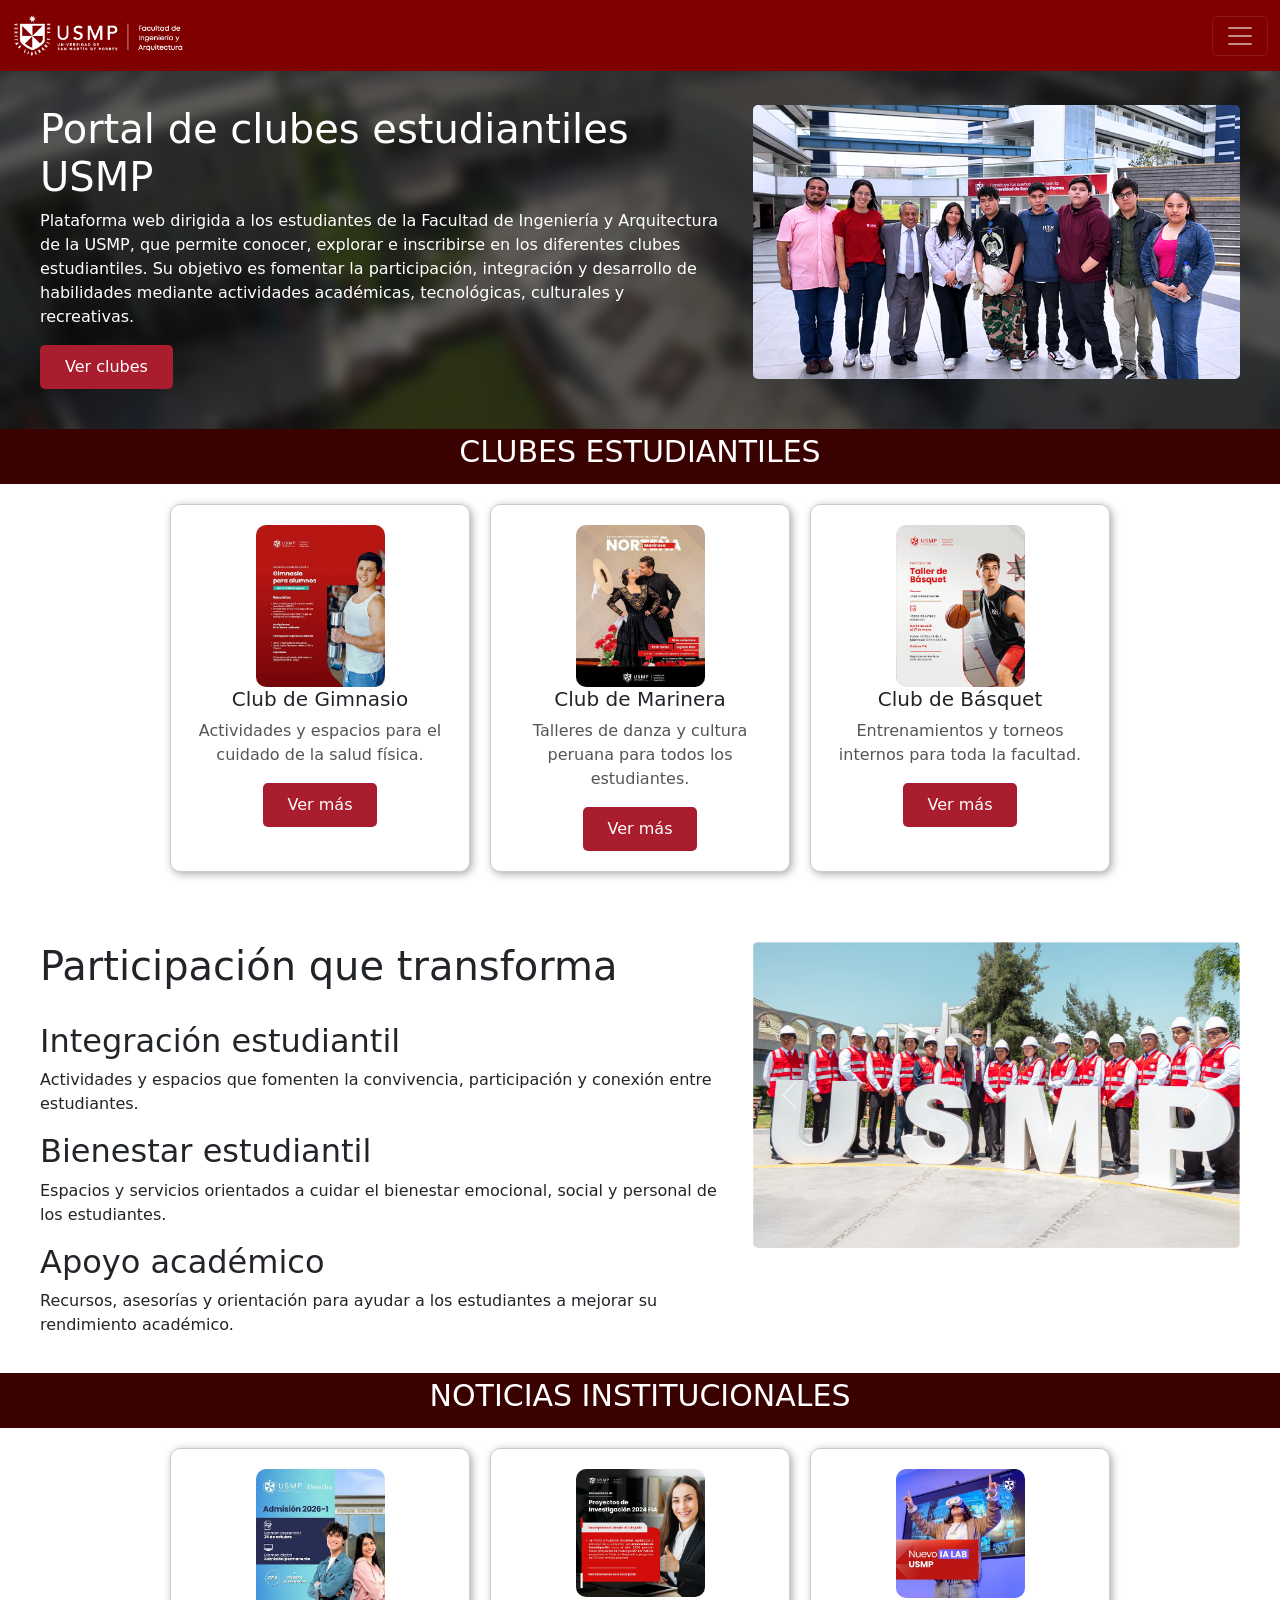
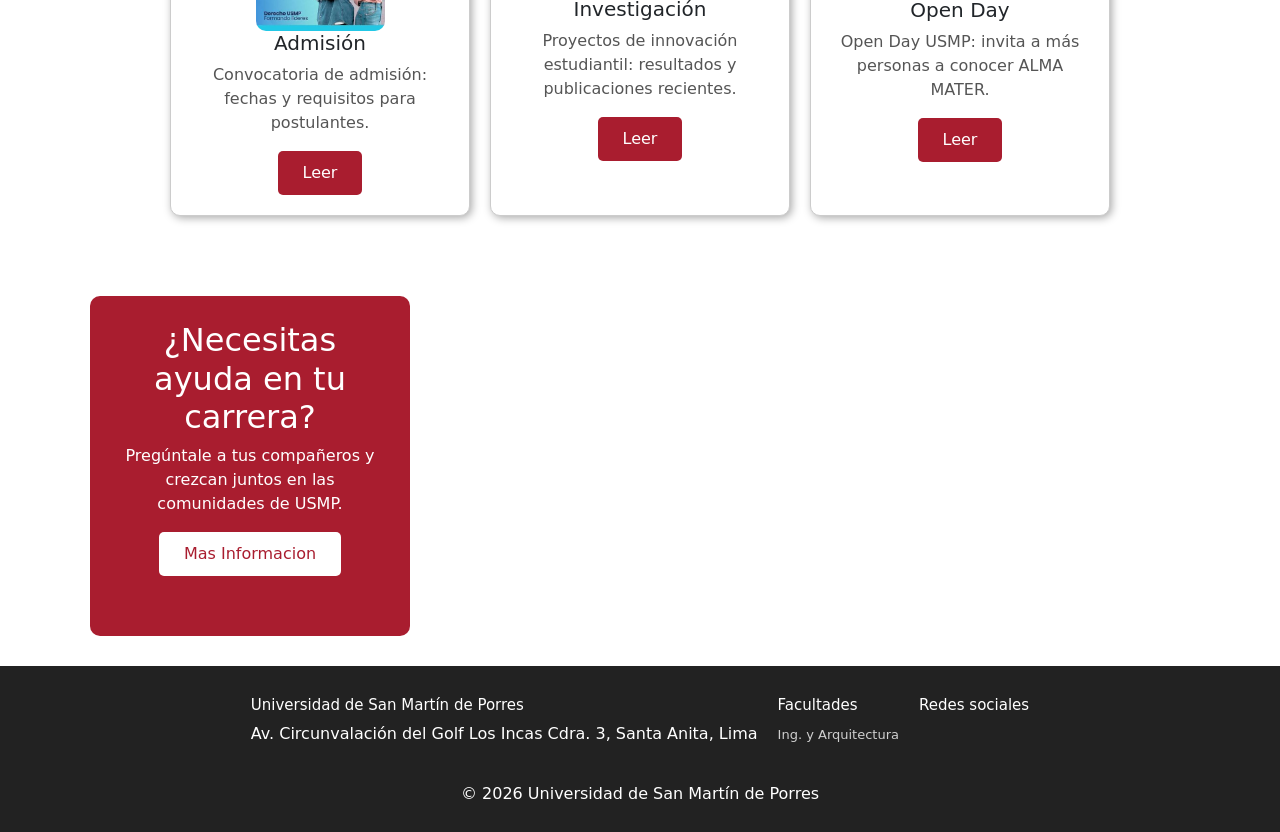
<file: index.html>
<!DOCTYPE html>
<html lang="es">
<head>
    <meta charset="UTF-8">
    <meta name="viewport" content="width=device-width, initial-scale=1.0">
    <title>Portal de clubes estudiantiles USMP</title>
    <link rel="stylesheet" href="css/estilos.css">
    <link rel="stylesheet" href="css/index.css">
    <link href="https://cdn.jsdelivr.net/npm/bootstrap@5.3.8/dist/css/bootstrap.min.css" rel="stylesheet" integrity="sha384-sRIl4kxILFvY47J16cr9ZwB07vP4J8+LH7qKQnuqkuIAvNWLzeN8tE5YBujZqJLB" crossorigin="anonymous">
    <link rel="stylesheeft" href="https://cdn.jsdelivr.net/npm/bootstrap-icons@1.11.3/font/bootstrap-icons.css">
    <!-- biblioteca de css para cajas-->
    <link href="https://unpkg.com/aos@2.3.1/dist/aos.css" rel="stylesheet">
    <script src="https://unpkg.com/aos@2.3.1/dist/aos.js"></script>
    <link href="https://unpkg.com/aos@2.3.1/dist/aos.css" rel="stylesheet">

 </head>

 <body>
<header>
    <nav class="navbar navbar-dark fixed-top">
        <div class="container-fluid">
            <a class="navbar-brand" href="index.html">
                <img src="imagenes/logo.jpg" alt="logo USMP" class="logo-usmp">
            </a>
            <button class="navbar-toggler" type="button" data-bs-toggle="offcanvas" data-bs-target="#offcanvasNavbar" aria-controls="offcanvasNavbar" aria-label="Toggle navigation">
                <span class="navbar-toggler-icon"></span>
            </button>
            <div class="offcanvas offcanvas-end" tabindex="-1" id="offcanvasNavbar" aria-labelledby="offcanvasNavbarLabel">
                <div class="offcanvas-header">
                    <h5 class="offcanvas-title" id="offcanvasNavbarLabel">Menú</h5>
                    <button type="button" class="btn-close" data-bs-dismiss="offcanvas" aria-label="Close"></button>
                </div>
                <div class="offcanvas-body">
                    <ul class="navbar-nav justify-content-end flex-grow-1 pe-3">
                        <li class="nav-item">
                            <a class="nav-link active" aria-current="page" href="index.html" style="color: black;">Pagina Principal</a>
                        </li>
                        <li class="nav-item">
                            <a class="nav-link" href="clubesE.html">Clubes abiertos</a>
                        </li>
                         <li class="nav-item">
                            <a class="nav-link" href="Register.html">Registrarse a un Club</a>
                        </li>
                        <li class="nav-item">
                            <a class="nav-link" href="helpE.html">Ayuda por facultades</a>
                        </li>

                        <li class="nav-item dropdown">

                    </ul>
                </div>
            </div>
        </div>
    </nav>
</header>

    <div class="fila hero flex-column flex-lg-row">
        <div class="texto col-12 col-lg-7 flex-lg-shrink-1">            <h1>Portal de clubes estudiantiles USMP</h1>
            <p>
                Plataforma web dirigida a los estudiantes de la Facultad de Ingeniería
                y Arquitectura de la USMP, que permite conocer, explorar e inscribirse
                en los diferentes clubes estudiantiles. Su objetivo es fomentar la
                participación, integración y desarrollo de habilidades mediante
                actividades académicas, tecnológicas, culturales y recreativas.
            </p>
            <button>Ver clubes</button>
        </div>
        <div class="foto col-12 col-md-8 col-lg-5 flex-lg-shrink-1 mx-auto mx-lg-0">
            <div class="fotoes text-center text-lg-start">
                <img src="imagenes/estudiantes.jpg" alt="estudiantes" class="img-fluid">
            </div>
        </div>
    </div>

    <div class="titulo" id="clubs">CLUBES ESTUDIANTILES</div>
    


    
    <div class="contenedor flex-wrap px-3">

        <div class="producto mw-100">
            <img src="imagenes/gimnasio.jpg" alt="">
            <h2>Club de Gimnasio</h2>
            <p>Actividades y espacios para el cuidado de la salud física.</p>

<a href="Register.html">
              <button>Ver más</button> 
            </a>
        </div>

        <div class="producto mw-100">
            <img src="imagenes/marinera.jpg" alt="">
            <h2>Club de Marinera</h2>
            <p>Talleres de danza y cultura peruana para todos los estudiantes.</p>
           <a href="Register.html">
              <button>Ver más</button> 
            </a>
        </div>

        <div class="producto mw-100">
            <img src="imagenes/basquet.jpg" alt="">
            <h2>Club de Básquet</h2>
            <p>Entrenamientos y torneos internos para toda la facultad.</p>
           <a href="Register.html">
              <button>Ver más</button> 
            </a>
        </div>

    </div>

    <div class="fila flex-column flex-lg-row">
        <div class="texto col-12 col-lg-7 flex-lg-shrink-1">
            <h1>Participación que transforma</h1>
            <br>
            <h2>Integración estudiantil</h2>
            <p>Actividades y espacios que fomenten la convivencia, participación y conexión entre estudiantes.</p>
            <h2>Bienestar estudiantil</h2>
            <p>Espacios y servicios orientados a cuidar el bienestar emocional, social y personal de los estudiantes.</p>
            <h2>Apoyo académico</h2>
            <p>Recursos, asesorías y orientación para ayudar a los estudiantes a mejorar su rendimiento académico.</p>
        </div>
        
        <div class="foto col-12 col-md-8 col-lg-5 flex-lg-shrink-1 mx-auto mx-lg-0">
            <div id="carouselExample" class="carousel slide">
  <div class="carousel-inner">
    <div class="carousel-item active">
      <img src="imagenes/grupal.jpg" class="d-block w-100" alt="...">
    </div>
    <div class="carousel-item">
      <img src="imagenes/grupal2.jpg" class="d-block w-100" alt="...">
    </div>
    <div class="carousel-item">
      <img src="imagenes/grupal3.jpg" class="d-block w-100" alt="...">
    </div>
  </div>
  <button class="carousel-control-prev" type="button" data-bs-target="#carouselExample" data-bs-slide="prev">
    <span class="carousel-control-prev-icon" aria-hidden="true"></span>
    <span class="visually-hidden">Previous</span>
  </button>
  <button class="carousel-control-next" type="button" data-bs-target="#carouselExample" data-bs-slide="next">
    <span class="carousel-control-next-icon" aria-hidden="true"></span>
    <span class="visually-hidden">Next</span>
  </button>
</div>
        </div>
    </div>

    <div class="titulo" id="notics">NOTICIAS INSTITUCIONALES</div>
    <div class="contenedor flex-wrap px-3">

        <div class="producto mw-100">
            <img src="imagenes/admision2.jpg" alt="Admisión">
            <h2>Admisión</h2>
            <p>Convocatoria de admisión: fechas y requisitos para postulantes.</p>
            <button>Leer</button>
        </div>

        <div class="producto mw-100">
            <img src="imagenes/investigacion.JPG" alt="Investigación">
            <h2>Investigación</h2>
            <p>Proyectos de innovación estudiantil: resultados y publicaciones recientes.</p>
            <button>Leer</button>
        </div>

        <div class="producto mw-100">
            <img src="imagenes/ialab.jpg" alt="Open Day">
            <h2>Open Day</h2>
            <p>Open Day USMP: invita a más personas a conocer ALMA MATER.</p>
            <button>Leer</button>
        </div>
</div>

<div class="fila_abajo flex-column flex-lg-row align-items-center align-items-lg-stretch"> 

 <div class="destacado col-10 col-md-8 col-lg-3">
        <h2>¿Necesitas ayuda en tu carrera?</h2>
        <p>Pregúntale a tus compañeros y crezcan juntos en las comunidades de USMP.</p>
        <a href="Register.html">
              <button>Mas Informacion</button> 
            </a>
</div>
    <iframe class="mw-100" src="https://www.google.com/maps/embed?pb=!1m18!1m12!1m3!1d1737.9578540411617!2d-76.94315947234922!3d-12.07216206885925!2m3!1f0!2f0!3f0!3m2!1i1024!2i768!4f13.1!3m3!1m2!1s0x9105c6e79034dc63%3A0x393610bdc506718b!2sFacultad%20de%20Ingenier%C3%ADa%20y%20Arquitectura%20-%20Universidad%20de%20San%20Mart%C3%ADn%20de%20Porres%20(USMP)!5e0!3m2!1ses-419!2spe!4v1790545269992!5m2!1ses-419!2spe" width="600" height="400" style="border:0;" allowfullscreen="" loading="lazy" referrerpolicy="strict-origin-when-cross-origin"></iframe>

</div>

    <footer>
        <div class="contenedor contenedor-footer flex-column flex-md-row px-4">
            <div>
                <h2>Universidad de San Martín de Porres</h2>
                <p>Av. Circunvalación del Golf Los Incas Cdra. 3, Santa Anita, Lima</p>
            </div>
            <div>
                <h2>Facultades</h2>
                <p><a href="https://fia.usmp.edu.pe/">Ing. y Arquitectura</a></p>
            </div>
            <div>
                <h2>Redes sociales</h2>
                <p>
                    <a href="#"><i class="bi bi-facebook"></i></a>
                    <a href="#"><i class="bi bi-instagram"></i></a>
                    <a href="#"><i class="bi bi-youtube"></i></a>
                </p>
            </div>
        </div>
        <p>© 2026 Universidad de San Martín de Porres</p>
    </footer>
<script src="https://cdn.jsdelivr.net/npm/bootstrap@5.3.8/dist/js/bootstrap.bundle.min.js" integrity="sha384-FKyoEForCGlyvwx9Hj09JcYn3nv7wiPVlz7YYwJrWVcXK/BmnVDxM+D2scQbITxI" crossorigin="anonymous"></script>
<script>
  AOS.init();
</script>
</body>
</html>
</file>
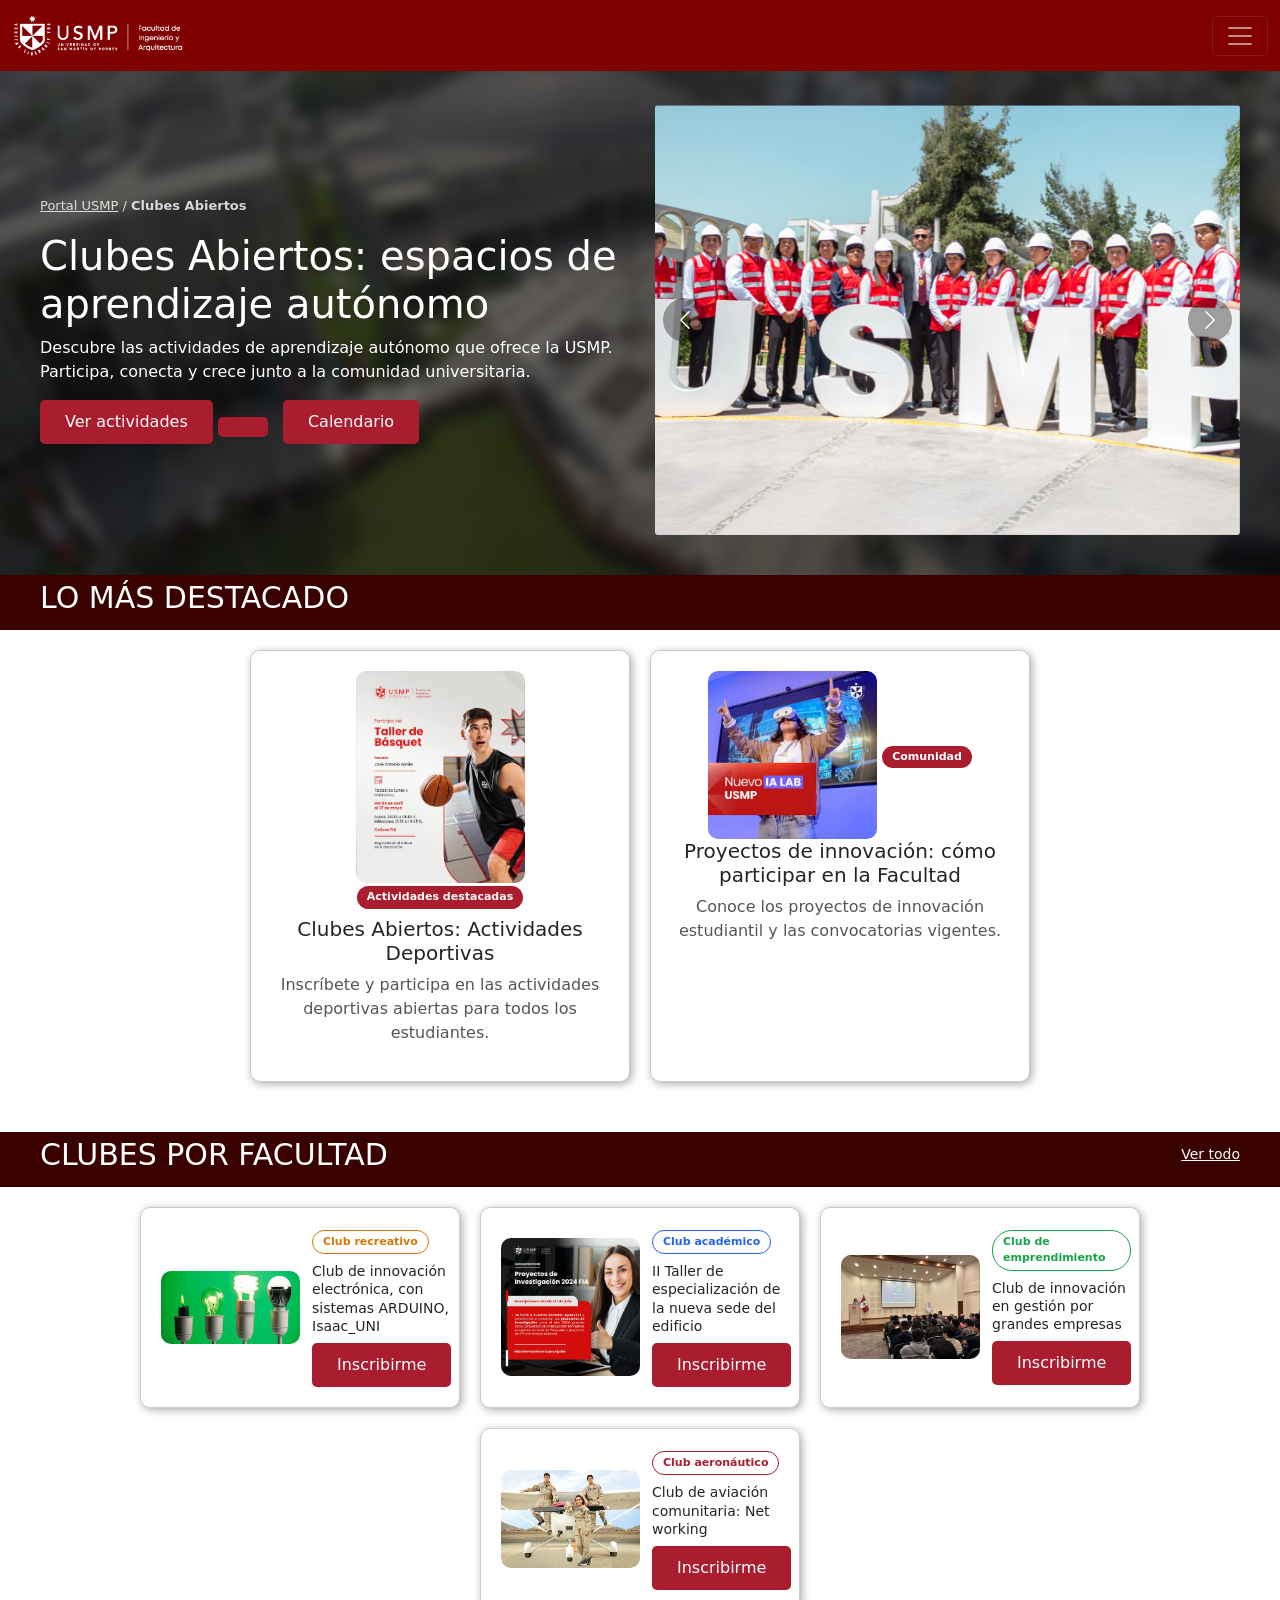
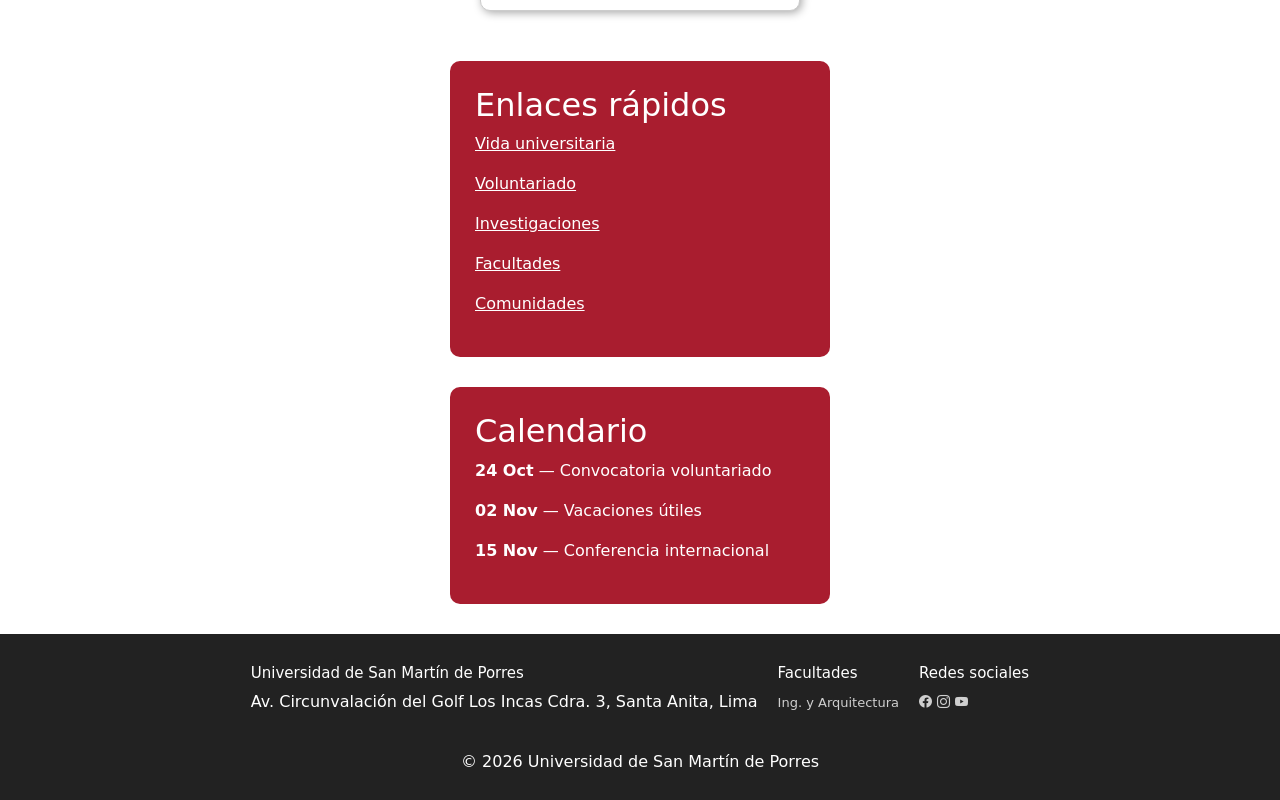
<file: clubesE.html>
<!DOCTYPE html>
<html lang="es">
<head>
    <meta charset="UTF-8">
    <meta name="viewport" content="width=device-width, initial-scale=1.0">
    <title>Clubes Abiertos - USMP</title>
    <link rel="stylesheet" href="css/estilos.css">
    <link rel="stylesheet" href="css/clubes.css">
    <link href="https://cdn.jsdelivr.net/npm/bootstrap@5.3.8/dist/css/bootstrap.min.css" rel="stylesheet" integrity="sha384-sRIl4kxILFvY47J16cr9ZwB07vP4J8+LH7qKQnuqkuIAvNWLzeN8tE5YBujZqJLB" crossorigin="anonymous">
    <link rel="stylesheet" href="https://cdn.jsdelivr.net/npm/bootstrap-icons@1.11.3/font/bootstrap-icons.css">
    <!-- biblioteca de css para cajas-->
    <link href="https://unpkg.com/aos@2.3.1/dist/aos.css" rel="stylesheet">
</head>

<body>
<header>
    <nav class="navbar navbar-dark fixed-top">
        <div class="container-fluid">
            <a class="navbar-brand" href="#">
                <img src="imagenes/logo.jpg" alt="logo USMP" class="logo-usmp">
            </a>
            <button class="navbar-toggler" type="button" data-bs-toggle="offcanvas" data-bs-target="#offcanvasNavbar" aria-controls="offcanvasNavbar" aria-label="Toggle navigation">
                <span class="navbar-toggler-icon"></span>
            </button>
            <div class="offcanvas offcanvas-end" tabindex="-1" id="offcanvasNavbar" aria-labelledby="offcanvasNavbarLabel">
                <div class="offcanvas-header">
                    <h5 class="offcanvas-title" id="offcanvasNavbarLabel">Menú</h5>
                    <button type="button" class="btn-close" data-bs-dismiss="offcanvas" aria-label="Close"></button>
                </div>
                <div class="offcanvas-body">
                    <ul class="navbar-nav justify-content-end flex-grow-1 pe-3">
                        <li class="nav-item">
                            <a class="nav-link active" aria-current="page" href="index.html" style="color: black;">Pagina Principal</a>
                        </li>
                        <li class="nav-item">
                            <a class="nav-link" href="clubesE.html">Clubes abiertos</a>
                        </li>
                         <li class="nav-item">
                            <a class="nav-link" href="Register.html">Registrarse a un Club</a>
                        </li>
                        <li class="nav-item">
                            <a class="nav-link" href="helpE.html">Ayuda por facultades</a>
                        </li>

                        <li class="nav-item dropdown">

                    </ul>
                </div>
            </div>
        </div>
    </nav>
</header>
<div class="fila hero portada-clubes flex-column flex-lg-row">

    <div class="texto col-12 col-lg-6 flex-lg-shrink-1">
        <p class="ruta-navegacion">
            <a href="index.html">Portal USMP</a> / 
            <strong>Clubes Abiertos</strong>
        </p>

        <h1>Clubes Abiertos: espacios de aprendizaje autónomo</h1>

        <p>
            Descubre las actividades de aprendizaje autónomo que ofrece la USMP.
            Participa, conecta y crece junto a la comunidad universitaria.
        </p>
<button type="button" class="btn-solid theme-secondary"
        data-bs-toggle="tooltip"
        data-bs-placement="left lg:top"
        data-bs-title="Actividades Divertidas!!!">
  Ver actividades
</button>
        <button></button>
        <button class="boton-contorno">Calendario</button>
    </div>


    <div class="fotodos col-12 col-lg-6 flex-lg-shrink-1 mx-auto mx-lg-0">

        <div id="carouselExample" class="carousel slide">

            <div class="carousel-inner">

                <div     class="carousel-item active">
                    <img src="imagenes/grupal.jpg" alt="Actividad USMP">
                </div>

                <div class="carousel-item">
                    <img src="imagenes/grupal4.JPG" alt="Actividad USMP">
                </div>

                <div class="carousel-item">
                    <img src="imagenes/grupal3.jpg" alt="Actividad USMP">
                </div>

            </div>

            <button class="carousel-control-prev"
                    type="button"
                    data-bs-target="#carouselExample"
                    data-bs-slide="prev">

                <span class="carousel-control-prev-icon"></span>
                <span class="visually-hidden">Anterior</span>

            </button>

            <button class="carousel-control-next"
                    type="button"
                    data-bs-target="#carouselExample"
                    data-bs-slide="next">

                <span class="carousel-control-next-icon"></span>
                <span class="visually-hidden">Siguiente</span>

            </button>

        </div>

    </div>

</div>


    <div class="titulo encabezado-flex flex-wrap">
        <span>LO MÁS DESTACADO</span>   
    </div>
    <div class="contenedor flex-wrap px-3">
            
        <div class="producto producto-ancho mw-100">
            <img src="imagenes/basquet.jpg" alt="basquet">
            <span class="etiqueta etiqueta-roja">Actividades destacadas</span>
            <h2>Clubes Abiertos: Actividades Deportivas</h2>
            <p>Inscríbete y participa en las actividades deportivas abiertas para todos los estudiantes.</p>
        </div>

        <div class="producto producto-ancho mw-100">
            <img src="imagenes/ialab.jpg" alt="ialab">
            <span class="etiqueta etiqueta-roja">Comunidad</span>
            <h2>Proyectos de innovación: cómo participar en la Facultad</h2>
            <p>Conoce los proyectos de innovación estudiantil y las convocatorias vigentes.</p>
        </div>

    </div>

    <div class="titulo encabezado-flex flex-wrap">
        <span>CLUBES POR FACULTAD</span>
        <a href="#" class="ver-todo">Ver todo</a>
    </div>
    <div class="contenedor contenedor-grid flex-wrap px-3">

        <div class="producto producto-horizontal mw-100">
            <img src="imagenes/robotica.jpg" alt="ARDUINO" width="50%">
            <div>
                <span class="etiqueta etiqueta-contorno etiqueta-naranja">Club recreativo</span>
                <h2>Club de innovación electrónica, con sistemas ARDUINO, Isaac_UNI</h2>
                <a href="Register.html"><button>Inscribirme</button></a>
            </div>
        </div>

        <div class="producto producto-horizontal mw-100">
            <img src="imagenes/investigacion.JPG" alt="investigacion" width="50%">            <div>
                <span class="etiqueta etiqueta-contorno etiqueta-azul">Club académico</span>
                <h2>II Taller de especialización de la nueva sede del edificio</h2>
                <a href="Register.html"><button>Inscribirme</button></a>
            </div>
        </div>

        <div class="producto producto-horizontal mw-100">
            <img src="imagenes/empresas.jpg" alt="empresas" width="50%">            <div>
                <span class="etiqueta etiqueta-contorno etiqueta-verde">Club de emprendimiento</span>
                <h2>Club de innovación en gestión por grandes empresas</h2>
                <a href="Register.html"><button>Inscribirme</button></a>
            </div>
        </div>

        <div class="producto producto-horizontal mw-100">
            <img src="imagenes/aero.jpg" alt="aero" width="50%">            <div>
                <span class="etiqueta etiqueta-contorno etiqueta-roja">Club aeronáutico</span>
                <h2>Club de aviación comunitaria: Net working</h2>
                <a href="Register.html"><button>Inscribirme</button></a>
            </div>
        </div>

    </div>

    <div class="destacado destacado-lista mw-100">
        <h2>Enlaces rápidos</h2>
        <p><a href="#">Vida universitaria</a></p>
        <p><a href="#">Voluntariado</a></p>
        <p><a href="#">Investigaciones</a></p>
        <p><a href="#">Facultades</a></p>
        <p><a href="#">Comunidades</a></p>
    </div>

    <div class="destacado destacado-lista mw-100">
        <h2>Calendario</h2>
        <p><strong>24 Oct</strong> — Convocatoria voluntariado</p>
        <p><strong>02 Nov</strong> — Vacaciones útiles</p>
        <p><strong>15 Nov</strong> — Conferencia internacional</p>
    </div>




    <footer>
        <div class="contenedor contenedor-footer flex-column flex-md-row px-4">
            <div>
                <h2>Universidad de San Martín de Porres</h2>
                <p>Av. Circunvalación del Golf Los Incas Cdra. 3, Santa Anita, Lima</p>
            </div>
            <div>
                <h2>Facultades</h2>
                <p><a href="https://fia.usmp.edu.pe/">Ing. y Arquitectura</a></p>
            </div>
            <div>
                <h2>Redes sociales</h2>
                <p>
                    <a href="#"><i class="bi bi-facebook"></i></a>
                    <a href="#"><i class="bi bi-instagram"></i></a>
                    <a href="#"><i class="bi bi-youtube"></i></a>
                </p>
            </div>
        </div>
        <p>© 2026 Universidad de San Martín de Porres</p>
    </footer>

<script src="https://cdn.jsdelivr.net/npm/bootstrap@5.3.8/dist/js/bootstrap.bundle.min.js" integrity="sha384-FKyoEForCGlyvwx9Hj09JcYn3nv7wiPVlz7YYwJrWVcXK/BmnVDxM+D2scQbITxI" crossorigin="anonymous"></script>
</body>
</html>
</file>
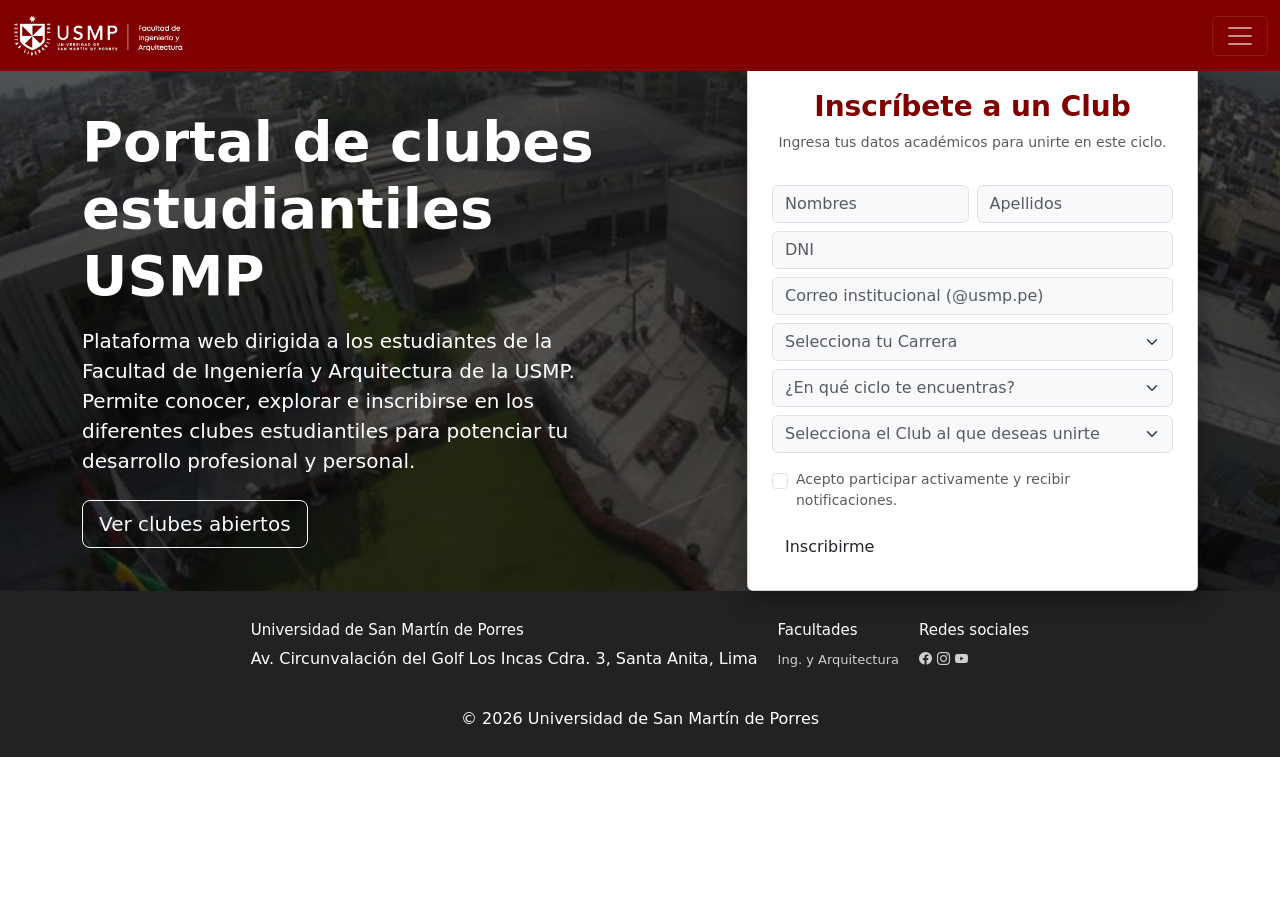
<file: Register.html>
<!DOCTYPE html>
<html lang="es">
<head>
    <meta charset="UTF-8">
    <meta name="viewport" content="width=device-width, initial-scale=1.0">
    <title>Inscripción a Clubes - USMP</title>
    
    <link rel="stylesheet" href="css/estilos.css">
    <link rel="stylesheet" href="css/register.css">
    <link href="https://cdn.jsdelivr.net/npm/bootstrap@5.3.8/dist/css/bootstrap.min.css" rel="stylesheet" integrity="sha384-sRIl4kxILFvY47J16cr9ZwB07vP4J8+LH7qKQnuqkuIAvNWLzeN8tE5YBujZqJLB" crossorigin="anonymous">
    <link rel="stylesheet" href="https://cdn.jsdelivr.net/npm/bootstrap-icons@1.11.3/font/bootstrap-icons.css">
    <!-- biblioteca de css para cajas-->
    <link href="https://unpkg.com/aos@2.3.1/dist/aos.css" rel="stylesheet">
    <script src="https://unpkg.com/aos@2.3.1/dist/aos.js"></script>
</head>

<body>


<header>
    <nav class="navbar navbar-dark fixed-top">
        <div class="container-fluid">
            <a class="navbar-brand" href="#">
                <img src="imagenes/logo.jpg" alt="logo USMP" class="logo-usmp">
            </a>
            <button class="navbar-toggler" type="button" data-bs-toggle="offcanvas" data-bs-target="#offcanvasNavbar" aria-controls="offcanvasNavbar" aria-label="Toggle navigation">
                <span class="navbar-toggler-icon"></span>
            </button>
            <div class="offcanvas offcanvas-end" tabindex="-1" id="offcanvasNavbar" aria-labelledby="offcanvasNavbarLabel">
                <div class="offcanvas-header">
                    <h5 class="offcanvas-title" id="offcanvasNavbarLabel">Menú</h5>
                    <button type="button" class="btn-close" data-bs-dismiss="offcanvas" aria-label="Close"></button>
                </div>
                <div class="offcanvas-body">
                    <ul class="navbar-nav justify-content-end flex-grow-1 pe-3">
                        <li class="nav-item">
                            <a class="nav-link active" aria-current="page" href="index.html" style="color: black;">Pagina Principal</a>
                        </li>
                        <li class="nav-item">
                            <a class="nav-link" href="clubesE.html">Clubes abiertos</a>
                        </li>
                         <li class="nav-item">
                            <a class="nav-link" href="Register.html">Registrarse a un Club</a>
                        </li>
                        <li class="nav-item">
                            <a class="nav-link" href="helpE.html">Ayuda por facultades</a>
                        </li>

                        <li class="nav-item dropdown">

                    </ul>
                </div>
            </div>
        </div>
    </nav>
</header>


<main class="hero-section d-flex align-items-center py-4 py-lg-0">
    <div class="container">
        <div class="row align-items-center g-4">
            
           
            <div class="col-lg-6 text-white">
                <div data-aos="fade-up"
     data-aos-anchor-placement="top-center">

                <h1 class="display-4 fw-bold mb-3">Portal de clubes estudiantiles USMP</h1>
                <p class="fs-5 fw-light mb-4">
                    Plataforma web dirigida a los estudiantes de la Facultad de Ingeniería y Arquitectura de la USMP. 
                    Permite conocer, explorar e inscribirse en los diferentes clubes estudiantiles para potenciar tu desarrollo profesional y personal.
                </p>
                <a href="clubesE.html" class="btn btn-outline-light btn-lg">Ver clubes abiertos</a>

</div>
            </div>

           
            <div class="col-lg-5 offset-lg-1">
                <div class="card card-inscription p-4">
                    <div class="text-center mb-3">
                        <h3 class="fw-bold" style="color: var(--usmp-red);">Inscríbete a un Club</h3>
                        <p class="text-muted small">Ingresa tus datos académicos para unirte en este ciclo.</p>
                    </div>
                    <div data-aos="fade-up"
     data-aos-anchor-placement="bottom-bottom">

                    <form action="https://formspree.io/f/xkjgpplr" method="POST"> 
                       
                        <div class="row g-2 mb-2">
                            <div class="col-12 col-sm-6">
                                <input type="text" class="form-control bg-light" placeholder="Nombres" required name="Nombres">
                            </div>
                            <div class="col-12 col-sm-6">
                                <input type="text" class="form-control bg-light" placeholder="Apellidos" required name="Apellidos">
                            </div>
                        </div>

                      
                         <div class="    mb-2">
                                <input type="number" class="form-control bg-light" placeholder="DNI" required name="DNI"
                                min="10000000" max="99999999">
                        </div>

                       
                        <div class="mb-2">
                            <input type="email" class="form-control bg-light" placeholder="Correo institucional (@usmp.pe)" required name="Correo">
                        </div>

                      
                        <div class="mb-2">
                            <select class="form-select bg-light text-muted" required name="Carrera">
                                <option selected disabled value="">Selecciona tu Carrera</option>
                                <option value="sistemas">Ingeniería de Sistemas y Computación</option>
                                <option value="industrial">Ingeniería Industrial</option>
                                <option value="civil">Ingeniería Civil</option>
                                <option value="arquitectura">Arquitectura</option>
                            </select>
                        </div>

                       
                        <div class="mb-2">
                            <select class="form-select bg-light text-muted" required name="Ciclo" >
                                <option selected disabled value="">¿En qué ciclo te encuentras?</option>
                                <option value="1">I Ciclo</option>
                                <option value="2">II Ciclo</option>
                                <option value="3">III Ciclo</option>
                                <option value="4">IV Ciclo</option>
                                <option value="5">V Ciclo</option>
                                <option value="6">VI Ciclo</option>
                                <option value="7">VII Ciclo</option>
                                <option value="8">VIII Ciclo</option>
                                <option value="9">IX Ciclo</option>
                                <option value="10">X Ciclo</option>
                            </select>
                        </div>

                    
                        <div class="mb-3">
                            <select class="form-select bg-light text-muted" required name="Club">
                                <option selected disabled value="">Selecciona el Club al que deseas unirte</option>
                                <option value="innovacion-electronica">Club de Innovación Electrónica (ARDUINO)</option>
                                <option value="emprendimiento">Club de Emprendimiento</option>
                                <option value="aviacion-comunitaria">Club de Aviación Comunitaria</option>
                            </select>
                        </div>

                       
                        <div class="form-check mb-3">
                            <input class="form-check-input" type="checkbox" id="checkTerms" required>
                            <label class="form-check-label small text-muted" for="checkTerms">
                                Acepto participar activamente y recibir notificaciones.
                            </label>
                        </div>

                        <div class="d-grid">

                            <div class="boton_inscribirse"> <button type="submit" class="btn btn-usmp">Inscribirme</button>
</div>

                        </div>
                    </form>
                    </div>
                </div>
            </div>

        </div>
    </div>
</main>


    <footer>
        <div class="contenedor contenedor-footer flex-column flex-md-row px-4">
            <div>
                <h2>Universidad de San Martín de Porres</h2>
                <p>Av. Circunvalación del Golf Los Incas Cdra. 3, Santa Anita, Lima</p>
            </div>
            <div>
                <h2>Facultades</h2>
                <p><a href="https://fia.usmp.edu.pe/">Ing. y Arquitectura</a></p>
            </div>
            <div>
                <h2>Redes sociales</h2>
                <p>
                    <a href="#"><i class="bi bi-facebook"></i></a>
                    <a href="#"><i class="bi bi-instagram"></i></a>
                    <a href="#"><i class="bi bi-youtube"></i></a>
                </p>
            </div>
        </div>
        <p>© 2026 Universidad de San Martín de Porres</p>
    </footer>





<script src="https://cdn.jsdelivr.net/npm/bootstrap@5.3.8/dist/js/bootstrap.bundle.min.js" integrity="sha384-FKyoEForCGlyvwx9Hj09JcYn3nv7wiPVlz7YYwJrWVcXK/BmnVDxM+D2scQbITxI" crossorigin="anonymous"></script>
<script>
  AOS.init();
</script>
</body>
</html>
</file>
<file: css/estilos.css>
/* Investigacion de css madre */
@import url("base.css");
@import url("encabezado.css");
@import url("piePG.css");
@import url("componentes.css");
</file>
<file: css/index.css>
/*pagina principal */

.foto img {
    text-align: center;
    padding: 60px auto;
    border-radius: 5px;
    width: 500px;
    box-shadow: #222;
}

.fila_abajo {
    display: flex;
}

iframe {
    margin: auto;
}
.producto {
    transition: transform 0.3s ease; 
}

.producto:hover {
    transform: scale(1.05); 
}
</file>
<file: css/clubes.css>
/* clubes */

.portada-clubes {
    min-height: 280px;
    align-items: center;
}

.ruta-navegacion {
    font-size: 13px;
    opacity: 0.8;
}

.ruta-navegacion a {
    color: white;
}

.boton-contorno {
    background: transparent;
    border: 1px solid white;
    margin-left: 10px;
}

.encabezado-flex {
    display: flex;
    justify-content: space-between;
    align-items: center;
    padding-left: 40px;
    padding-right: 40px;
}

.ver-todo {
    color: white;
    font-size: 14px;
    text-decoration: underline;
}

.producto-ancho {
    width: 380px;
}

.producto-horizontal {
    width: 320px;
    display: flex;
    gap: 12px;
    text-align: left;
    align-items: center;
}

.producto-horizontal h2 {
    font-size: 14px;
    line-height: 1.3;
}

.contenedor-grid {
    flex-wrap: wrap;
}

.etiqueta {
    display: inline-block;
    font-size: 11px;
    padding: 3px 10px;
    border-radius: 20px;
    font-weight: 600;
    margin-bottom: 8px;
}

.etiqueta-roja {
    background-color: #a91d2f;
    color: white;
}

.etiqueta-contorno {
    background: transparent;
    border: 1px solid;
}

.etiqueta-contorno.etiqueta-naranja {
    color: #d97706;
    border-color: #d97706;
}

.etiqueta-contorno.etiqueta-azul {
    color: #2563eb;
    border-color: #2563eb;
}

.etiqueta-contorno.etiqueta-verde {
    color: #16a34a;
    border-color: #16a34a;
}

.etiqueta-contorno.etiqueta-roja {
    color: #a91d2f;
    border-color: #a91d2f;
}

.destacado-lista {
    width: 380px;
    text-align: left;
}

.destacado-lista a {
    color: white;
    text-decoration: underline;
}

.portada-clubes .fotodos {
    max-width: 720px;
}

.portada-clubes .carousel {
    width: 100%;
    overflow: hidden;
    border-radius: 3px;
}

.portada-clubes .carousel-item {
    height: 430px;
}

.portada-clubes .carousel-item img {
    width: 100%;
    height: 100%;
    object-fit: cover;
    display: block;
}


.portada-clubes .carousel-control-prev, .portada-clubes .carousel-control-next {
    width: 60px;
    background: transparent !important;
    border: none !important;
    opacity: 1;
}

.portada-clubes .carousel-control-prev:hover, .portada-clubes .carousel-contfrol-next:hover {
    background: transparent !important;
}

.portada-clubes .carousel-control-prev-icon, .portada-clubes .carousel-control-next-icon {
    background-color: rgba(0, 0, 0, 0.35);
    border-radius: 50%;
    padding: 22px;
    background-size: 50%;
}
</file>
<file: css/register.css>
/* Pagina de registro
mejorar */

.hero-section {
    background: linear-gradient(rgba(0, 0, 0, 0.65), rgba(0, 0, 0, 0.65)), url(../imagenes/campus.jpg) no-repeat center center / cover !important;
}

.card-inscription {
    background-color: #ffffff;
    color: #333333;
    border-radius: 12px;
    border: none;
    box-shadow: 0px 8px 25px rgba(0,0,0,0.4);
}

.btn-usmp {
    background-color: var(--usmp-red);
    color: #ffffff;
    font-weight: bold;
    border: none;
    transition: background-color 0.3s ease;
}

.btn-usmp:hover {
    background-color: var(--usmp-dark-red);
    color: #ffffff;
}

.form-control:focus {
    border-color: var(--usmp-red);
    box-shadow: 0 0 0 0.25rem rgba(128, 0, 0, 0.25);
}

.form-select:focus {
    border-color: var(--usmp-red);
    box-shadow: 0 0 0 0.25rem rgba(128, 0, 0, 0.25);
}
</file>
